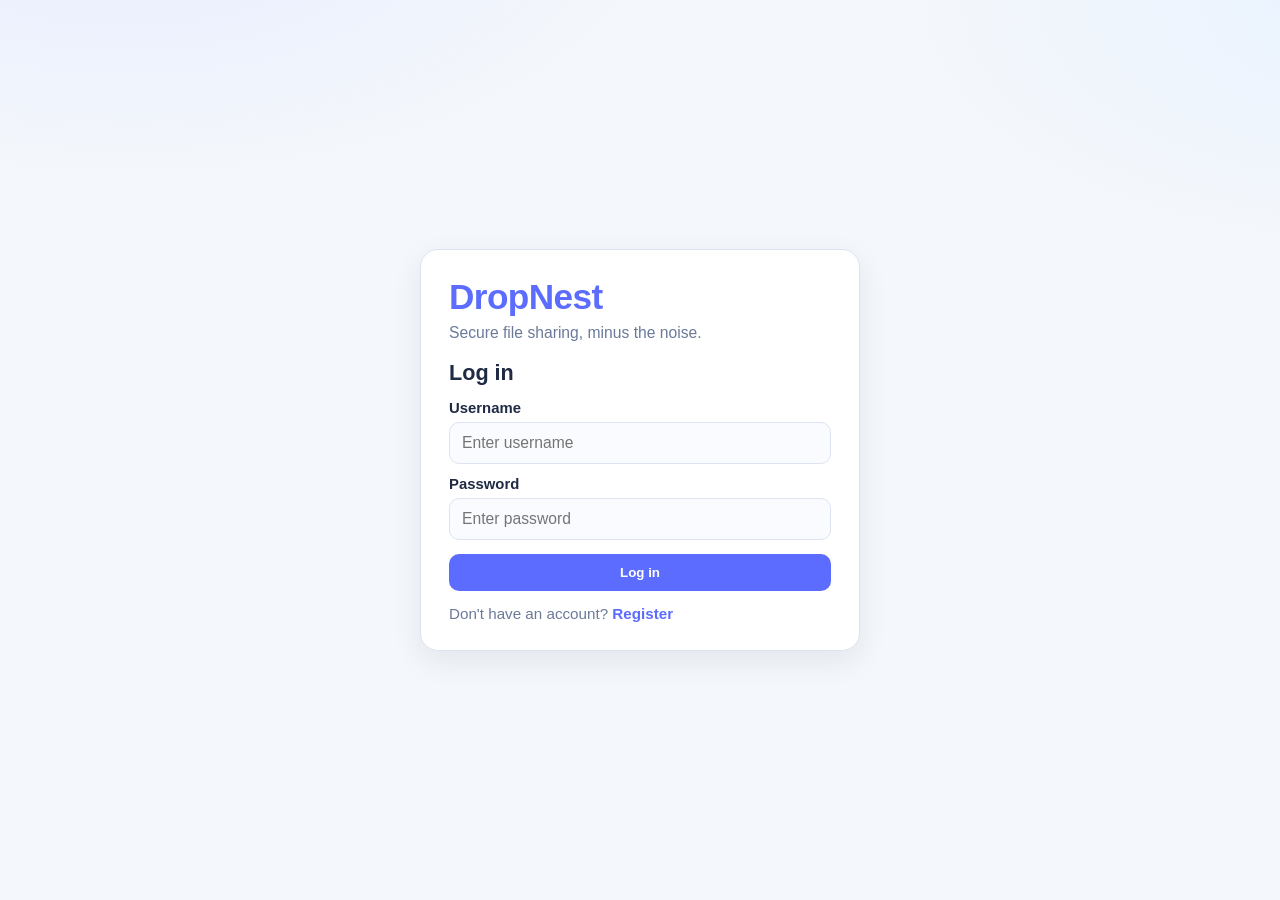
<file: src/main/resources/static/index.html>
<!DOCTYPE html>
<html lang="en">
<head>
  <meta charset="UTF-8" />
  <meta name="viewport" content="width=device-width, initial-scale=1.0" />
  <title>DropNest</title>
  <script>
    const token = localStorage.getItem('token');
    window.location.replace(token ? 'myfiles.html' : 'login.html');
  </script>
</head>
<body>
<p>Redirecting...</p>
</body>
</html>
</file>
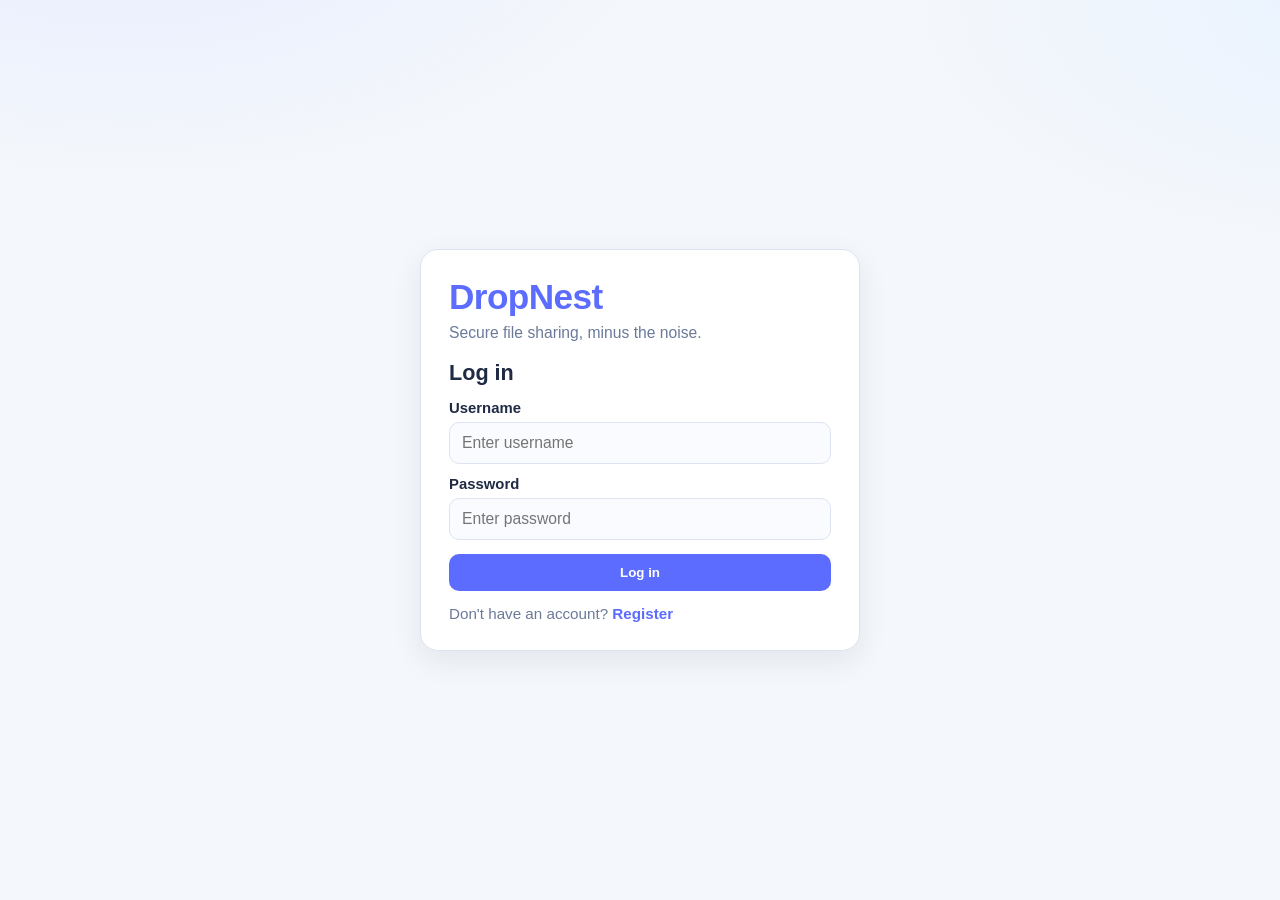
<file: src/main/resources/static/login.html>
<!DOCTYPE html>
<html lang="en">
<head>
  <meta charset="UTF-8" />
  <meta name="viewport" content="width=device-width, initial-scale=1.0" />
  <title>Login – DropNest</title>
  <link rel="stylesheet" href="style.css" />
</head>
<body class="form-page">
  <main class="auth-wrap">
    <section class="auth-card">
      <div class="app-branding">
        <h1 class="app-name">DropNest</h1>
        <p class="subtitle">Secure file sharing, minus the noise.</p>
      </div>

      <h2>Log in</h2>
      <div id="errorMessage" class="alert alert-error" style="display:none;"></div>

      <form id="loginForm" novalidate>
        <label for="username">Username</label>
        <input id="username" name="username" type="text" placeholder="Enter username" autocomplete="username" required />

        <label for="password">Password</label>
        <input id="password" name="password" type="password" placeholder="Enter password" autocomplete="current-password" required />

        <button type="submit" class="btn-primary">Log in</button>
      </form>

      <p class="link-row">Don't have an account? <a href="signup.html">Register</a></p>
    </section>
  </main>

  <script src="js/login.js"></script>
</body>
</html>
</file>
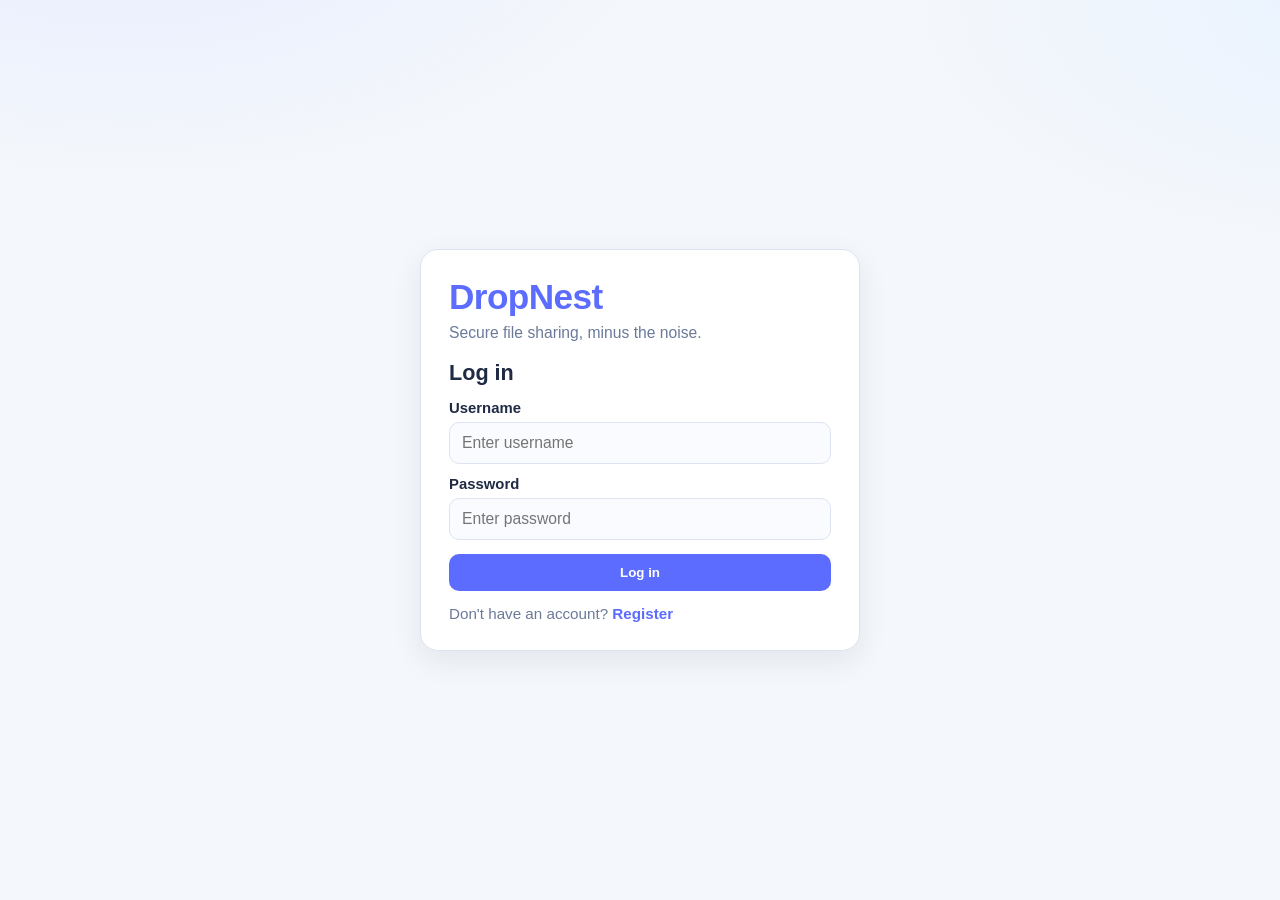
<file: src/main/resources/static/myfiles.html>
<!DOCTYPE html>
<html lang="en">
<head>
  <meta charset="UTF-8" />
  <meta name="viewport" content="width=device-width, initial-scale=1.0" />
  <title>My Files – DropNest</title>
  <link rel="stylesheet" href="style.css" />
</head>
<body class="files-page">
  <div class="app-shell">
    <header class="topbar">
      <div>
        <h1>DropNest</h1>
        <p class="muted">Welcome, <span id="username">User</span></p>
      </div>
      <div class="topbar-actions">
        <button id="uploadBtn" class="btn-primary" type="button">+ Upload</button>
        <a href="#" id="logoutBtn" class="btn-ghost">Logout</a>
      </div>
    </header>

    <section class="panel">
      <section id="quotaCard" class="quota-card" aria-labelledby="quotaHeading">
        <div class="quota-head">
          <h2 id="quotaHeading">Storage quota</h2>
          <span id="quotaStatus" class="quota-status">Loading...</span>
        </div>
        <div class="quota-metric-row">
          <strong id="quotaUsageText">-- / --</strong>
          <span id="quotaPercentText">--%</span>
        </div>
        <div class="quota-progress-track" role="img" aria-label="Storage usage progress">
          <div
                  id="quotaProgressBar"
                  class="quota-progress-bar"
                  role="progressbar"
                  aria-valuemin="0"
                  aria-valuemax="100"
                  aria-valuenow="0"
                  aria-valuetext="Storage usage loading"
          ></div>
        </div>
        <div class="quota-detail-grid">
          <div>
            <span class="quota-label">Used</span>
            <span id="quotaUsedText">--</span>
          </div>
          <div>
            <span class="quota-label">Remaining</span>
            <span id="quotaRemainingText">--</span>
          </div>
          <div>
            <span class="quota-label">Total</span>
            <span id="quotaTotalText">--</span>
          </div>
        </div>
      </section>

      <div class="toolbar">
        <input type="text" id="searchInput" placeholder="Search files..." />
        <select id="typeFilter">
          <option value="all">All types</option>
          <option value="image">Images</option>
          <option value="video">Videos</option>
          <option value="pdf">PDF</option>
          <option value="archive">Archive</option>
          <option value="other">Other</option>
        </select>
        <select id="sortBy">
          <option value="date_desc">Newest</option>
          <option value="date_asc">Oldest</option>
          <option value="name_asc">Name A-Z</option>
          <option value="name_desc">Name Z-A</option>
          <option value="size_desc">Largest</option>
          <option value="size_asc">Smallest</option>
        </select>
      </div>

      <div id="dropZone" class="drop-zone hidden">
        <strong>Drop files to upload</strong>
        <span>Release to start upload</span>
      </div>

      <input type="file" id="fileInput" name="file" hidden />

      <div id="uploadPanel" class="upload-panel" style="display:none;">
        <div class="upload-head">
          <span id="uploadFileName">Uploading...</span>
          <button type="button" id="cancelUploadBtn" class="btn-ghost btn-small">Cancel</button>
        </div>
        <div class="progress-track">
          <div id="progressBar" class="progress-bar"></div>
        </div>
      </div>

      <div id="errorMessage" class="alert alert-error" style="display:none;">
        <span class="msg-text"></span>
        <button type="button" class="close-btn" onclick="hideMessages()">&times;</button>
      </div>

      <div id="successMessage" class="alert alert-success" style="display:none;">
        <span class="msg-text"></span>
        <button type="button" class="close-btn" onclick="hideMessages()">&times;</button>
      </div>

      <div id="loadingState" class="state-box" style="display:none;">Loading files...</div>
      <div id="emptyState" class="state-box" style="display:none;">No files yet.</div>

      <div id="gallery" class="gallery"></div>

      <div class="pagination-controls">
        <button id="prevBtn" class="btn-ghost" disabled>Previous</button>
        <span id="pageIndicator">Page 1</span>
        <button id="nextBtn" class="btn-ghost" disabled>Next</button>
      </div>
    </section>
  </div>

  <script src="js/myfiles.js" defer></script>
</body>
</html>
</file>
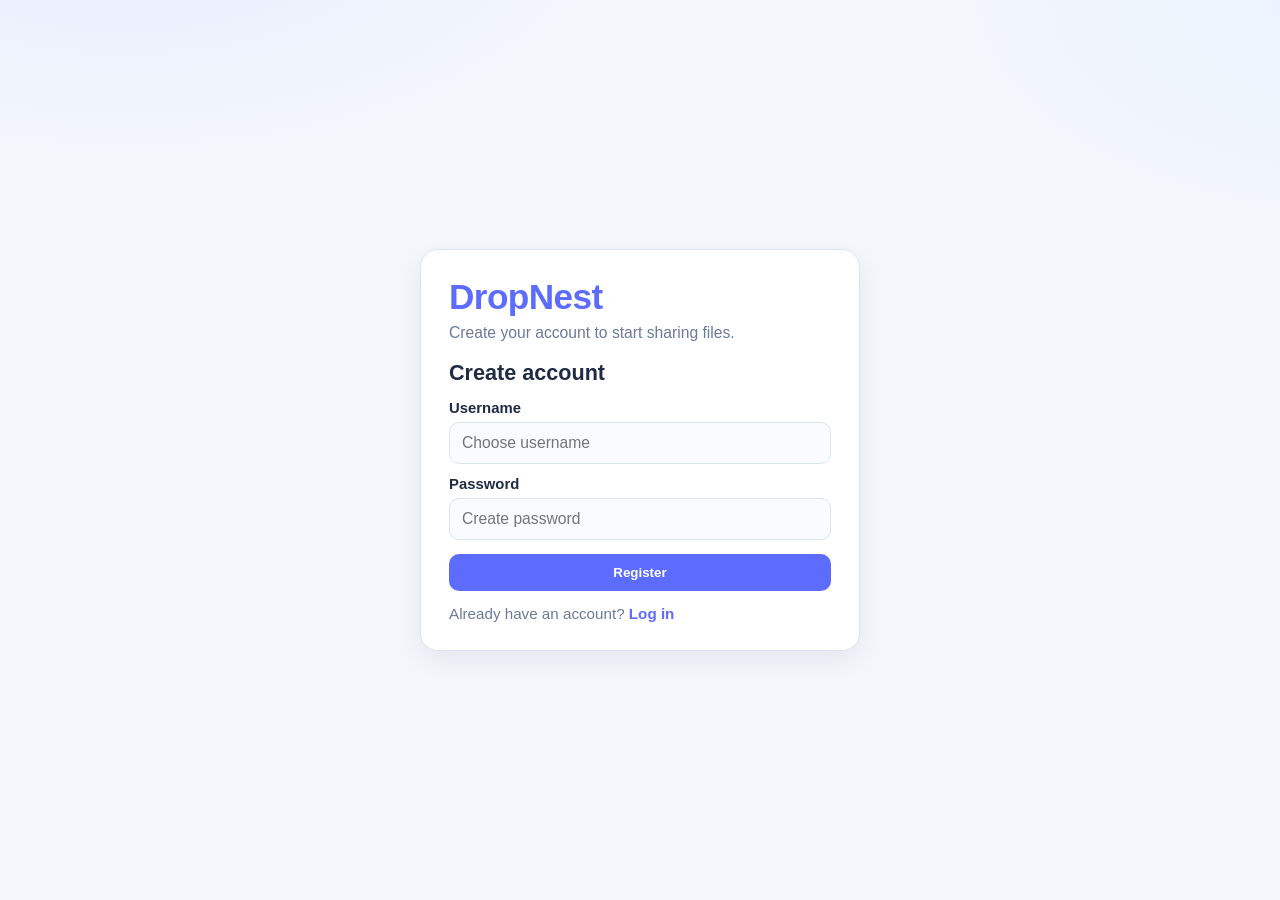
<file: src/main/resources/static/signup.html>
<!DOCTYPE html>
<html lang="en">
<head>
  <meta charset="UTF-8" />
  <meta name="viewport" content="width=device-width, initial-scale=1.0" />
  <title>Sign Up – DropNest</title>
  <link rel="stylesheet" href="style.css" />
</head>
<body class="form-page">
  <main class="auth-wrap">
    <section class="auth-card">
      <div class="app-branding">
        <h1 class="app-name">DropNest</h1>
        <p class="subtitle">Create your account to start sharing files.</p>
      </div>

      <h2>Create account</h2>
      <div id="errorMessage" class="alert alert-error" style="display:none;"></div>

      <form id="registerForm" novalidate>
        <label for="username">Username</label>
        <input
          id="username"
          name="username"
          type="text"
          placeholder="Choose username"
          autocomplete="username"
          required
        />

        <label for="password">Password</label>
        <input
          id="password"
          name="password"
          type="password"
          placeholder="Create password"
          autocomplete="new-password"
          required
        />

        <button type="submit" class="btn-primary">Register</button>
      </form>

      <p class="link-row">Already have an account? <a href="login.html">Log in</a></p>
    </section>
  </main>

  <script src="js/signup.js"></script>
</body>
</html>
</file>
<file: src/main/resources/static/style.css>
:root {
  --bg: #f4f7fb;
  --bg-soft: #eef3fb;
  --card: #ffffff;
  --text: #1f2a44;
  --muted: #6b7a99;
  --primary: #5b6cff;
  --primary-hover: #4c5bf0;
  --border: #dce4f2;

  --danger-bg: #fff2f4;
  --danger-text: #a11a3a;
  --danger-border: #f6c3cf;

  --success-bg: #effbf3;
  --success-text: #136b3a;
  --success-border: #bdeacb;

  --radius: 14px;
  --shadow: 0 10px 30px rgba(31, 42, 68, 0.08);
}
.hidden { display: none !important; }

.drop-zone.overlay {
  position: fixed;
  inset: 16px;
  z-index: 9999;
  display: grid !important;
  place-items: center;
  gap: 6px;
  border: 2px dashed var(--primary);
  background: rgba(91, 108, 255, 0.14);
  backdrop-filter: blur(2px);
  border-radius: 16px;
  color: #1f2a44;
  font-size: 1.15rem;
  font-weight: 700;
}
/* reset */
*,
*::before,
*::after { box-sizing: border-box; }

html, body { margin: 0; padding: 0; width: 100%; min-height: 100%; }

body {
  font-family: Inter, "Segoe UI", Roboto, -apple-system, Arial, sans-serif;
  color: var(--text);
  background:
    radial-gradient(1200px 600px at 10% -10%, #e8edff 0%, transparent 45%),
    radial-gradient(1000px 500px at 110% 0%, #e8f2ff 0%, transparent 50%),
    var(--bg);
}

/* ---------- Auth pages ---------- */
.form-page {
  min-height: 100vh;
  display: grid;
  place-items: center;
  padding: 24px;
}

.auth-wrap {
  width: 100%;
  display: flex;
  justify-content: center;
  align-items: center;
}

.auth-card {
  width: min(440px, 100%);
  background: var(--card);
  border: 1px solid var(--border);
  border-radius: 18px;
  box-shadow: var(--shadow);
  padding: 28px;
}

.app-branding { margin-bottom: 10px; }
.app-name {
  margin: 0;
  color: var(--primary);
  font-size: 2.2rem;
  line-height: 1.1;
  letter-spacing: -0.6px;
}
.subtitle {
  margin: 8px 0 0;
  color: var(--muted);
  font-size: 0.98rem;
}

h2 {
  margin: 18px 0 14px;
  font-size: 1.35rem;
}

label {
  display: block;
  margin: 12px 0 6px;
  font-weight: 600;
  font-size: 0.93rem;
}

input, select {
  width: 100%;
  border: 1px solid var(--border);
  background: #f9fbff;
  color: var(--text);
  border-radius: 10px;
  padding: 11px 12px;
  font-size: 0.98rem;
  transition: 0.2s;
}
input:focus, select:focus {
  outline: none;
  border-color: #a9b8ff;
  box-shadow: 0 0 0 3px rgba(91,108,255,.14);
  background: #fff;
}

/* buttons */
button {
  border: 0;
  border-radius: 10px;
  font-weight: 700;
  cursor: pointer;
}
.btn-primary {
  width: 100%;
  margin-top: 14px;
  padding: 11px 14px;
  color: #fff;
  background: var(--primary);
}
.btn-primary:hover { background: var(--primary-hover); }
button:disabled { opacity: 0.7; cursor: not-allowed; }

.btn-ghost {
  display: inline-flex;
  align-items: center;
  justify-content: center;
  text-decoration: none;
  color: var(--text);
  background: #f3f6fd;
  border: 1px solid var(--border);
  padding: 9px 12px;
  border-radius: 10px;
}
.btn-ghost:hover { background: #ecf2fd; }
.btn-small { padding: 6px 10px; font-size: 0.86rem; }

.link-row {
  margin: 14px 0 0;
  color: var(--muted);
  font-size: 0.95rem;
}
.link-row a {
  color: var(--primary);
  text-decoration: none;
  font-weight: 700;
}
.link-row a:hover { text-decoration: underline; }

/* alerts */
.alert {
  border-radius: 10px;
  padding: 10px 12px;
  margin: 10px 0;
  display: flex;
  align-items: center;
  justify-content: space-between;
  gap: 8px;
}
.alert-error {
  background: var(--danger-bg);
  color: var(--danger-text);
  border: 1px solid var(--danger-border);
}
.alert-success {
  background: var(--success-bg);
  color: var(--success-text);
  border: 1px solid var(--success-border);
}
.close-btn {
  border: none;
  background: transparent;
  color: inherit;
  font-size: 20px;
  line-height: 1;
  cursor: pointer;
}

/* ---------- MyFiles ---------- */
.files-page {
  min-height: 100vh;
  padding: 20px 14px 28px;
}
.app-shell {
  width: min(1120px, 100%);
  margin: 0 auto;
}

.topbar {
  background: var(--card);
  border: 1px solid var(--border);
  border-radius: var(--radius);
  box-shadow: var(--shadow);
  padding: 16px;
  display: flex;
  align-items: center;
  justify-content: space-between;
  gap: 12px;
}
.topbar h1 {
  margin: 0;
  color: var(--primary);
}
.muted {
  margin: 4px 0 0;
  color: var(--muted);
}
.topbar-actions {
  display: flex;
  gap: 8px;
  align-items: center;
}
.topbar-actions .btn-primary {
  width: auto;
  margin: 0;
  padding: 10px 14px;
}

.panel {
  margin-top: 14px;
  background: var(--card);
  border: 1px solid var(--border);
  border-radius: var(--radius);
  box-shadow: var(--shadow);
  padding: 14px;
}

.quota-card {
  border: 1px solid var(--border);
  border-radius: 12px;
  background: #fbfcff;
  padding: 12px;
  margin-bottom: 12px;
}
.quota-head {
  display: flex;
  align-items: center;
  justify-content: space-between;
  gap: 10px;
}
.quota-head h2 {
  margin: 0;
  font-size: 1rem;
}
.quota-status {
  font-size: 0.82rem;
  color: var(--muted);
}
.quota-metric-row {
  margin-top: 8px;
  display: flex;
  align-items: center;
  justify-content: space-between;
  gap: 12px;
}
.quota-metric-row strong {
  font-size: 1rem;
}
.quota-progress-track {
  width: 100%;
  height: 10px;
  border-radius: 999px;
  margin-top: 8px;
  background: #e8eefb;
  overflow: hidden;
}
.quota-progress-bar {
  width: 0;
  height: 100%;
  border-radius: inherit;
  transition: width 0.6s ease, background-color 0.25s ease;
  background: linear-gradient(90deg, #7a88ff, #5b6cff);
}
.quota-card.state-warning .quota-progress-bar {
  background: linear-gradient(90deg, #f2af36, #f08f20);
}
.quota-card.state-danger .quota-progress-bar,
.quota-card.state-full .quota-progress-bar {
  background: linear-gradient(90deg, #ef5a6f, #d8354f);
}
.quota-card.state-warning .quota-status {
  color: #a96a00;
}
.quota-card.state-danger .quota-status,
.quota-card.state-full .quota-status {
  color: #a11a3a;
}
.quota-detail-grid {
  margin-top: 10px;
  display: grid;
  grid-template-columns: repeat(3, minmax(0, 1fr));
  gap: 8px;
}
.quota-detail-grid > div {
  background: #fff;
  border: 1px solid var(--border);
  border-radius: 10px;
  padding: 8px;
  display: grid;
  gap: 2px;
}
.quota-label {
  font-size: 0.78rem;
  color: var(--muted);
}

.toolbar {
  display: grid;
  grid-template-columns: 1.4fr 1fr 1fr;
  gap: 10px;
}

.drop-zone {
  margin-top: 12px;
  border: 1.5px dashed #b8c8ff;
  border-radius: 12px;
  padding: 16px;
  text-align: center;
  background: var(--bg-soft);
  color: #334372;
  display: grid;
  gap: 3px;
}
.drop-zone.dragover {
  border-color: var(--primary);
  background: #eaf0ff;
}

.upload-panel {
  margin-top: 10px;
  border: 1px solid var(--border);
  border-radius: 10px;
  background: #fafcff;
  padding: 10px;
}
.upload-head {
  display: flex;
  justify-content: space-between;
  align-items: center;
  gap: 8px;
  margin-bottom: 8px;
}
.progress-track {
  width: 100%;
  height: 8px;
  background: #e8eefb;
  border-radius: 999px;
  overflow: hidden;
}
.progress-bar {
  width: 0%;
  height: 100%;
  background: linear-gradient(90deg, #7a88ff, #5b6cff);
}

.state-box {
  margin-top: 12px;
  border: 1px dashed var(--border);
  background: #fbfcff;
  color: var(--muted);
  border-radius: 10px;
  padding: 16px;
  text-align: center;
}

/* cards */
.gallery {
  margin-top: 12px;
  display: grid;
  grid-template-columns: repeat(auto-fill, minmax(230px, 1fr));
  gap: 12px;
}
.card {
  border: 1px solid var(--border);
  border-radius: 12px;
  overflow: hidden;
  background: #fff;
}
.media-file-icon {
  height: 130px;
  background: #f7f9fe;
  display: grid;
  place-items: center;
  text-align: center;
  padding: 8px;
}
.card-body { padding: 10px; }
.filename {
  font-size: 0.93rem;
  font-weight: 700;
  word-break: break-word;
}
.meta {
  margin-top: 6px;
  font-size: 0.82rem;
  color: var(--muted);
}
.card-actions {
  margin-top: 10px;
  display: flex;
  gap: 8px;
}
.card-actions a {
  flex: 1;
  text-align: center;
  text-decoration: none;
  padding: 8px 10px;
  border-radius: 9px;
  background: #f3f6fd;
  color: #27365c;
  font-size: 0.85rem;
  font-weight: 600;
}
.card-actions a:hover { background: #ebf0fc; }
.card-actions a.delete {
  background: #fff1f4;
  color: #af1c44;
}
.card-actions a.delete:hover { background: #ffe7ee; }

.pagination-controls {
  margin-top: 16px;
  display: flex;
  justify-content: center;
  align-items: center;
  gap: 10px;
}
#pageIndicator {
  color: var(--muted);
  font-weight: 600;
  font-size: 0.9rem;
}

@media (max-width: 820px) {
  .toolbar { grid-template-columns: 1fr; }
  .topbar { flex-direction: column; align-items: flex-start; }
  .topbar-actions { width: 100%; }
  .topbar-actions .btn-primary,
  .topbar-actions .btn-ghost {
    flex: 1;
  }
  .quota-detail-grid {
    grid-template-columns: 1fr;
  }
}
</file>
